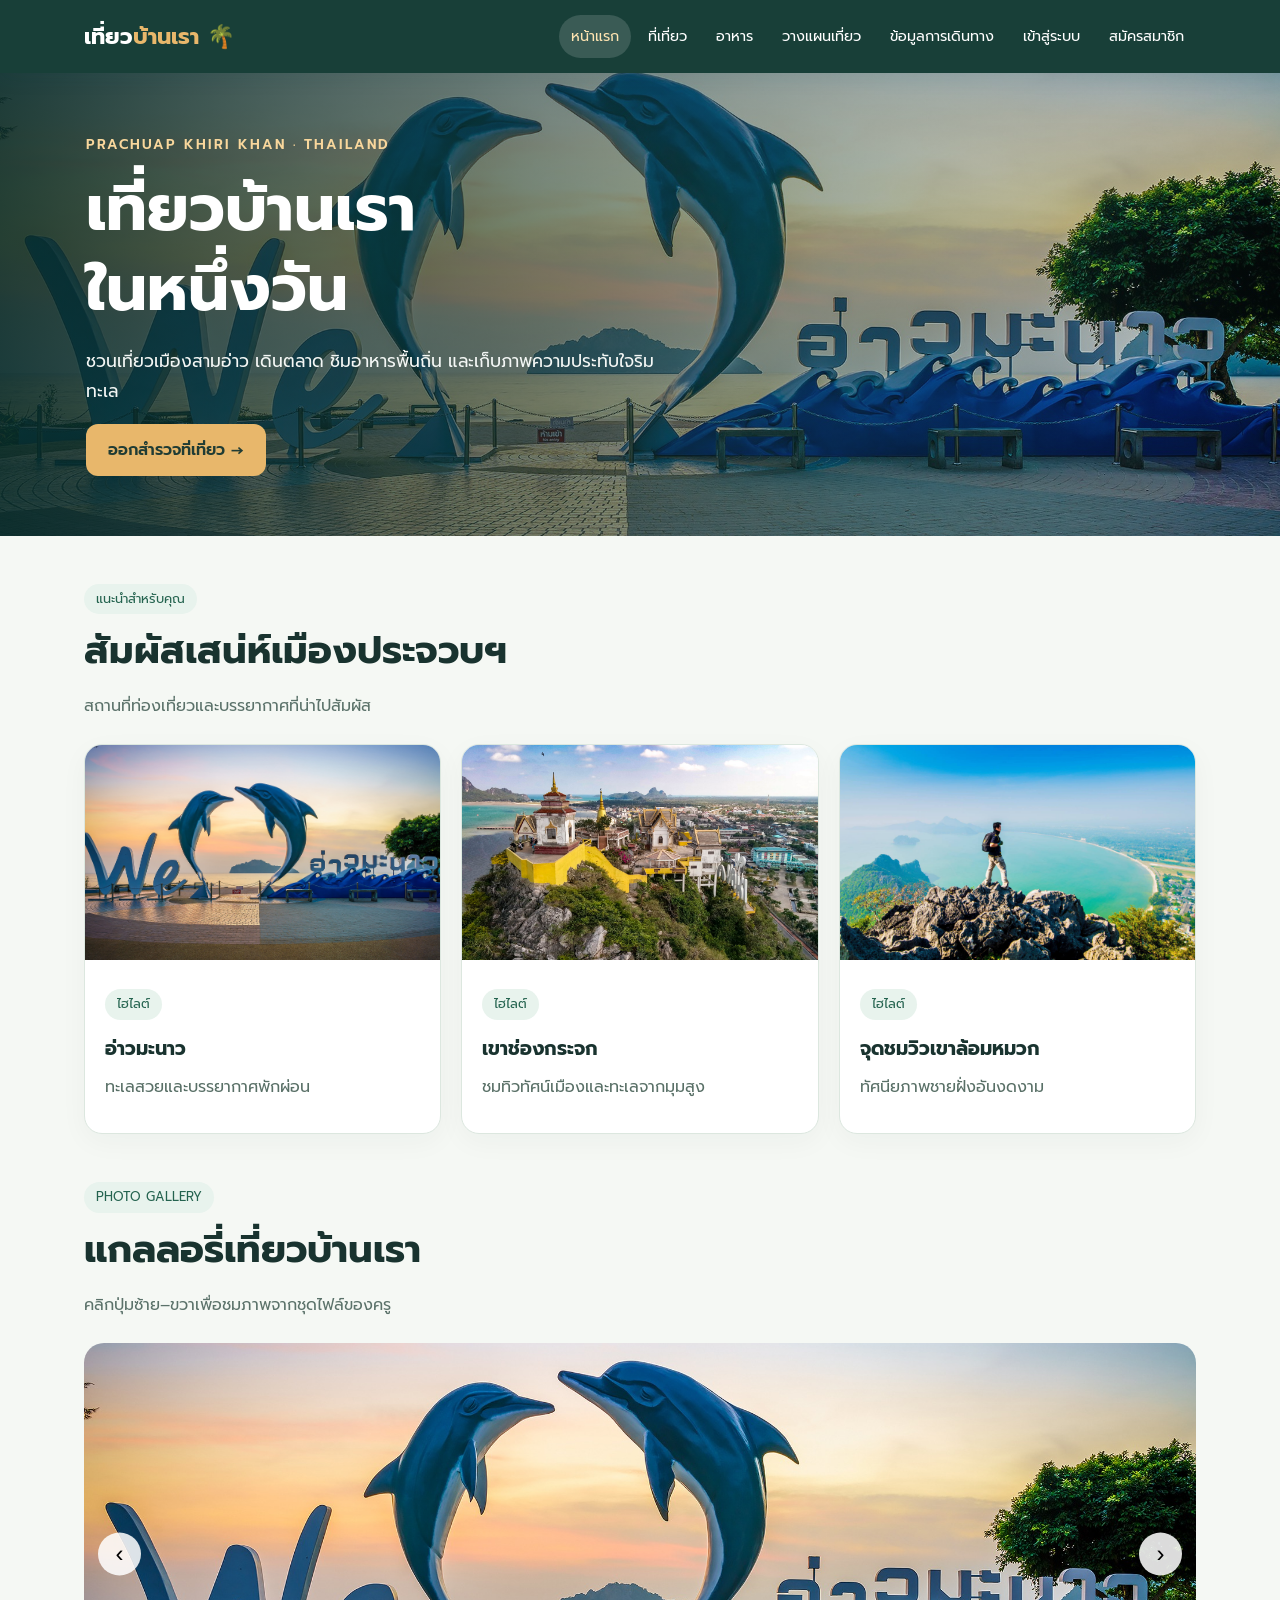
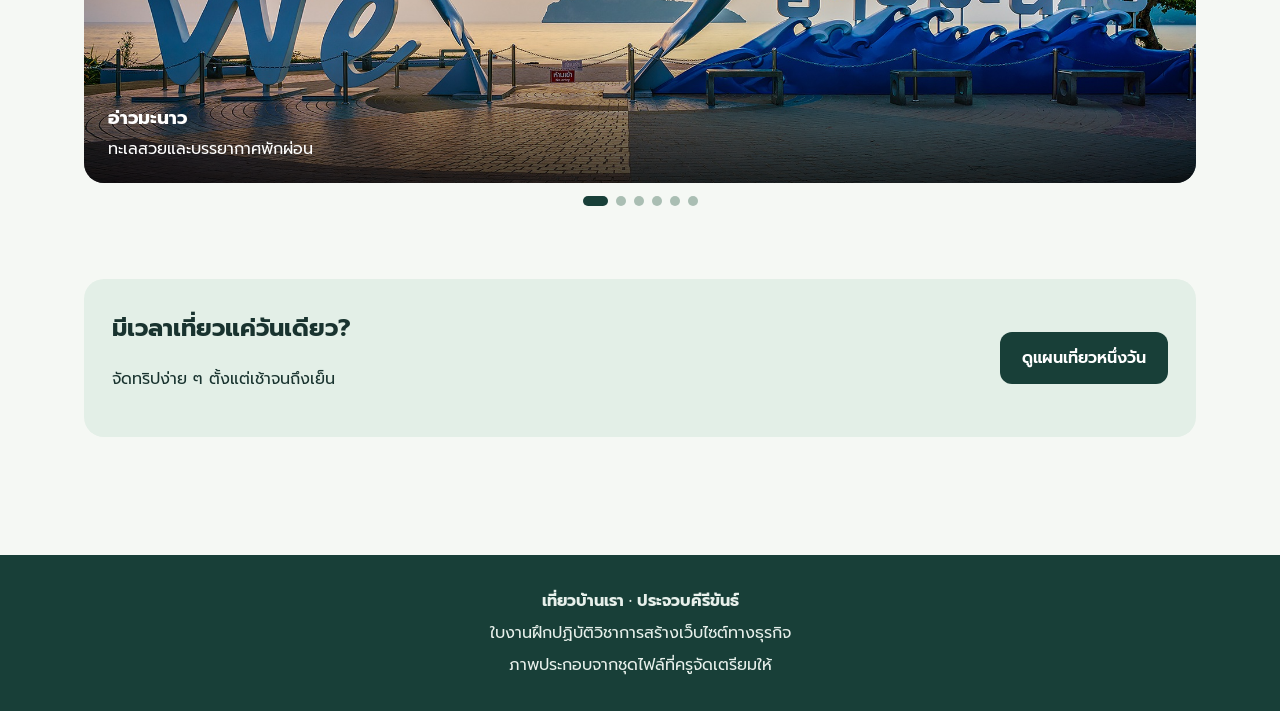
<file: index.html>
<!doctype html><html lang="th"><head><meta charset="utf-8"><meta name="viewport" content="width=device-width, initial-scale=1"><meta name="description" content="เที่ยวบ้านเรา แนะนำที่เที่ยว อาหาร และแผนเดินทางในจังหวัดประจวบคีรีขันธ์"><title>หน้าแรก | เที่ยวบ้านเรา</title><link rel="stylesheet" href="style.css"></head><body><header><div class="head"><a class="logo" href="index.html">เที่ยว<span>บ้านเรา</span> 🌴</a><nav aria-label="เมนูหลัก"><a href="index.html" aria-current="page">หน้าแรก</a><a href="places.html">ที่เที่ยว</a><a href="food.html">อาหาร</a><a href="plan.html">วางแผนเที่ยว</a><a href="travel.html">ข้อมูลการเดินทาง</a><a href="login.html">เข้าสู่ระบบ</a><a href="register.html">สมัครสมาชิก</a></nav></div></header><section class="hero"><div class="hero-inner"><div class="eyebrow">PRACHUAP KHIRI KHAN · THAILAND</div><h1>เที่ยวบ้านเรา<br>ในหนึ่งวัน</h1><p>ชวนเที่ยวเมืองสามอ่าว เดินตลาด ชิมอาหารพื้นถิ่น และเก็บภาพความประทับใจริมทะเล</p><a class="btn gold" href="places.html">ออกสำรวจที่เที่ยว →</a></div></section><main class="wrap"><section class="section-head"><span class="pill">แนะนำสำหรับคุณ</span><h2>สัมผัสเสน่ห์เมืองประจวบฯ</h2><p class="muted">สถานที่ท่องเที่ยวและบรรยากาศที่น่าไปสัมผัส</p></section><div class="grid"><article class="card"><img src="images/aomanow.jpg" alt="อ่าวมะนาว" loading="lazy"><div class="card-body"><span class="pill">ไฮไลต์</span><h2>อ่าวมะนาว</h2><p>ทะเลสวยและบรรยากาศพักผ่อน</p></div></article><article class="card"><img src="images/Kaow.jpg" alt="เขาช่องกระจก" loading="lazy"><div class="card-body"><span class="pill">ไฮไลต์</span><h2>เขาช่องกระจก</h2><p>ชมทิวทัศน์เมืองและทะเลจากมุมสูง</p></div></article><article class="card"><img src="images/KLM.jpg" alt="จุดชมวิวเขาล้อมหมวก" loading="lazy"><div class="card-body"><span class="pill">ไฮไลต์</span><h2>จุดชมวิวเขาล้อมหมวก</h2><p>ทัศนียภาพชายฝั่งอันงดงาม</p></div></article></div><section class="wrap" style="padding-left:0;padding-right:0"><div class="section-head"><span class="pill">PHOTO GALLERY</span><h2>แกลลอรี่เที่ยวบ้านเรา</h2><p class="muted">คลิกปุ่มซ้าย–ขวาเพื่อชมภาพจากชุดไฟล์ของครู</p></div><div class="gallery" aria-label="แกลลอรี่รูปภาพ"><img id="slide-photo" src="images/aomanow.jpg" alt="อ่าวมะนาว"><div class="shade"><h3 id="slide-title">อ่าวมะนาว</h3><div id="slide-desc">ทะเลสวยและบรรยากาศพักผ่อน</div></div><button id="prev" class="prev" aria-label="ภาพก่อนหน้า">‹</button><button id="next" class="next" aria-label="ภาพถัดไป">›</button></div><div class="dots" id="gallery-dots" aria-label="เลือกภาพ"></div></section><div class="banner"><div><h2>มีเวลาเที่ยวแค่วันเดียว?</h2><p>จัดทริปง่าย ๆ ตั้งแต่เช้าจนถึงเย็น</p></div><a class="btn" href="plan.html">ดูแผนเที่ยวหนึ่งวัน</a></div></main><footer><p><strong>เที่ยวบ้านเรา · ประจวบคีรีขันธ์</strong></p><p>ใบงานฝึกปฏิบัติวิชาการสร้างเว็บไซต์ทางธุรกิจ</p><p>ภาพประกอบจากชุดไฟล์ที่ครูจัดเตรียมให้</p></footer><script>const slides=[{src:'images/aomanow.jpg',title:'อ่าวมะนาว',desc:'ทะเลสวยและบรรยากาศพักผ่อน'},{src:'images/Kaow.jpg',title:'เขาช่องกระจก',desc:'ชมทิวทัศน์เมืองและทะเลจากมุมสูง'},{src:'images/KLM.jpg',title:'จุดชมวิวเขาล้อมหมวก',desc:'ทัศนียภาพชายฝั่งอันงดงาม'},{src:'images/lukmuang.jpg',title:'ศาลหลักเมือง',desc:'สถานที่สำคัญคู่เมืองประจวบคีรีขันธ์'},{src:'images/market1.jpg',title:'ตลาดและของฝาก',desc:'เลือกซื้อสินค้าพื้นถิ่น'},{src:'images/sapanpla.jpg',title:'สะพานสราญวิถี',desc:'เดินเล่นริมทะเลช่วงเย็น'}];let current=0;const photo=document.getElementById('slide-photo'),title=document.getElementById('slide-title'),desc=document.getElementById('slide-desc'),dots=document.getElementById('gallery-dots');function show(n){current=(n+slides.length)%slides.length;const s=slides[current];photo.src=s.src;photo.alt=s.title;title.textContent=s.title;desc.textContent=s.desc;dots.innerHTML='';slides.forEach((_,i)=>{const b=document.createElement('button');b.type='button';b.setAttribute('aria-label','แสดงภาพที่ '+(i+1));b.className=i===current?'active':'';b.addEventListener('click',()=>show(i));dots.appendChild(b)})}document.getElementById('prev').addEventListener('click',()=>show(current-1));document.getElementById('next').addEventListener('click',()=>show(current+1));show(0);</script><script src="auth.js"></script></body></html>
</file>
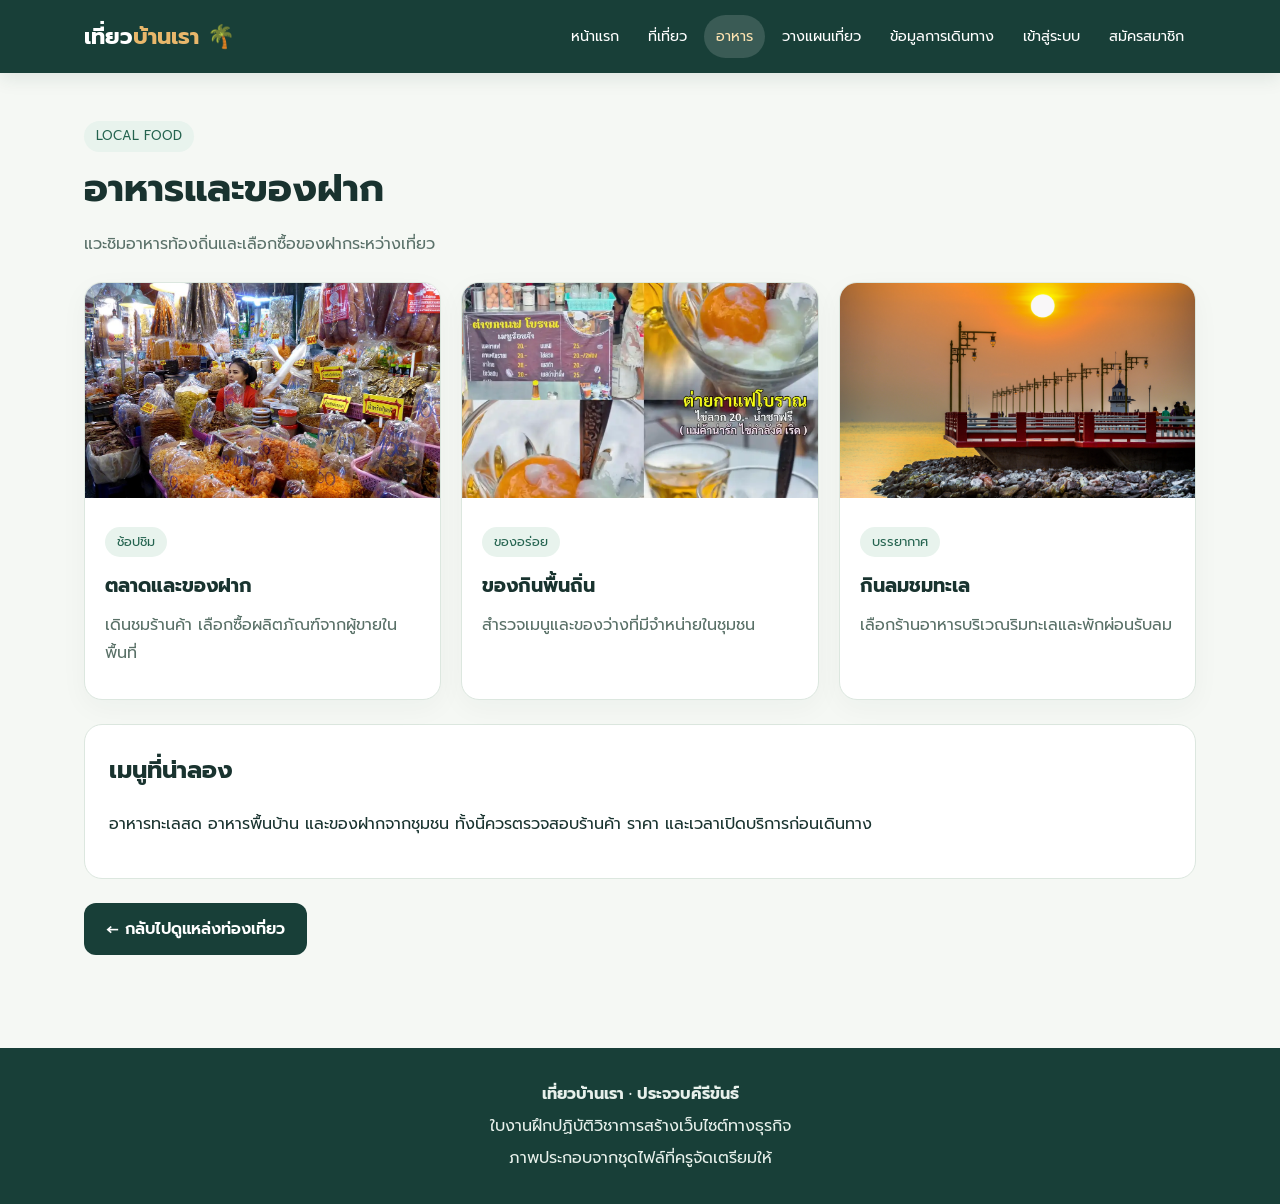
<file: food.html>
<!doctype html><html lang="th"><head><meta charset="utf-8"><meta name="viewport" content="width=device-width, initial-scale=1"><meta name="description" content="เที่ยวบ้านเรา แนะนำที่เที่ยว อาหาร และแผนเดินทางในจังหวัดประจวบคีรีขันธ์"><title>อาหาร | เที่ยวบ้านเรา</title><link rel="stylesheet" href="style.css"></head><body><header><div class="head"><a class="logo" href="index.html">เที่ยว<span>บ้านเรา</span> 🌴</a><nav aria-label="เมนูหลัก"><a href="index.html">หน้าแรก</a><a href="places.html">ที่เที่ยว</a><a href="food.html" aria-current="page">อาหาร</a><a href="plan.html">วางแผนเที่ยว</a><a href="travel.html">ข้อมูลการเดินทาง</a><a href="login.html">เข้าสู่ระบบ</a><a href="register.html">สมัครสมาชิก</a></nav></div></header><main class="wrap"><div class="section-head"><span class="pill">LOCAL FOOD</span><h1>อาหารและของฝาก</h1><p class="muted">แวะชิมอาหารท้องถิ่นและเลือกซื้อของฝากระหว่างเที่ยว</p></div><div class="grid"><article class="card"><img src="images/market1.jpg" alt="ตลาดและของฝาก" loading="lazy"><div class="card-body"><span class="pill">ช้อปชิม</span><h2>ตลาดและของฝาก</h2><p>เดินชมร้านค้า เลือกซื้อผลิตภัณฑ์จากผู้ขายในพื้นที่</p></div></article><article class="card"><img src="images/pic2.png" alt="ของกินพื้นถิ่น" loading="lazy"><div class="card-body"><span class="pill">ของอร่อย</span><h2>ของกินพื้นถิ่น</h2><p>สำรวจเมนูและของว่างที่มีจำหน่ายในชุมชน</p></div></article><article class="card"><img src="images/sapanpla.jpg" alt="กินลมชมทะเล" loading="lazy"><div class="card-body"><span class="pill">บรรยากาศ</span><h2>กินลมชมทะเล</h2><p>เลือกร้านอาหารบริเวณริมทะเลและพักผ่อนรับลม</p></div></article></div><div class="info" style="margin-top:24px"><h2>เมนูที่น่าลอง</h2><p>อาหารทะเลสด อาหารพื้นบ้าน และของฝากจากชุมชน ทั้งนี้ควรตรวจสอบร้านค้า ราคา และเวลาเปิดบริการก่อนเดินทาง</p></div><a class="btn back" href="places.html">← กลับไปดูแหล่งท่องเที่ยว</a></main><footer><p><strong>เที่ยวบ้านเรา · ประจวบคีรีขันธ์</strong></p><p>ใบงานฝึกปฏิบัติวิชาการสร้างเว็บไซต์ทางธุรกิจ</p><p>ภาพประกอบจากชุดไฟล์ที่ครูจัดเตรียมให้</p></footer><script src="auth.js"></script></body></html>
</file>
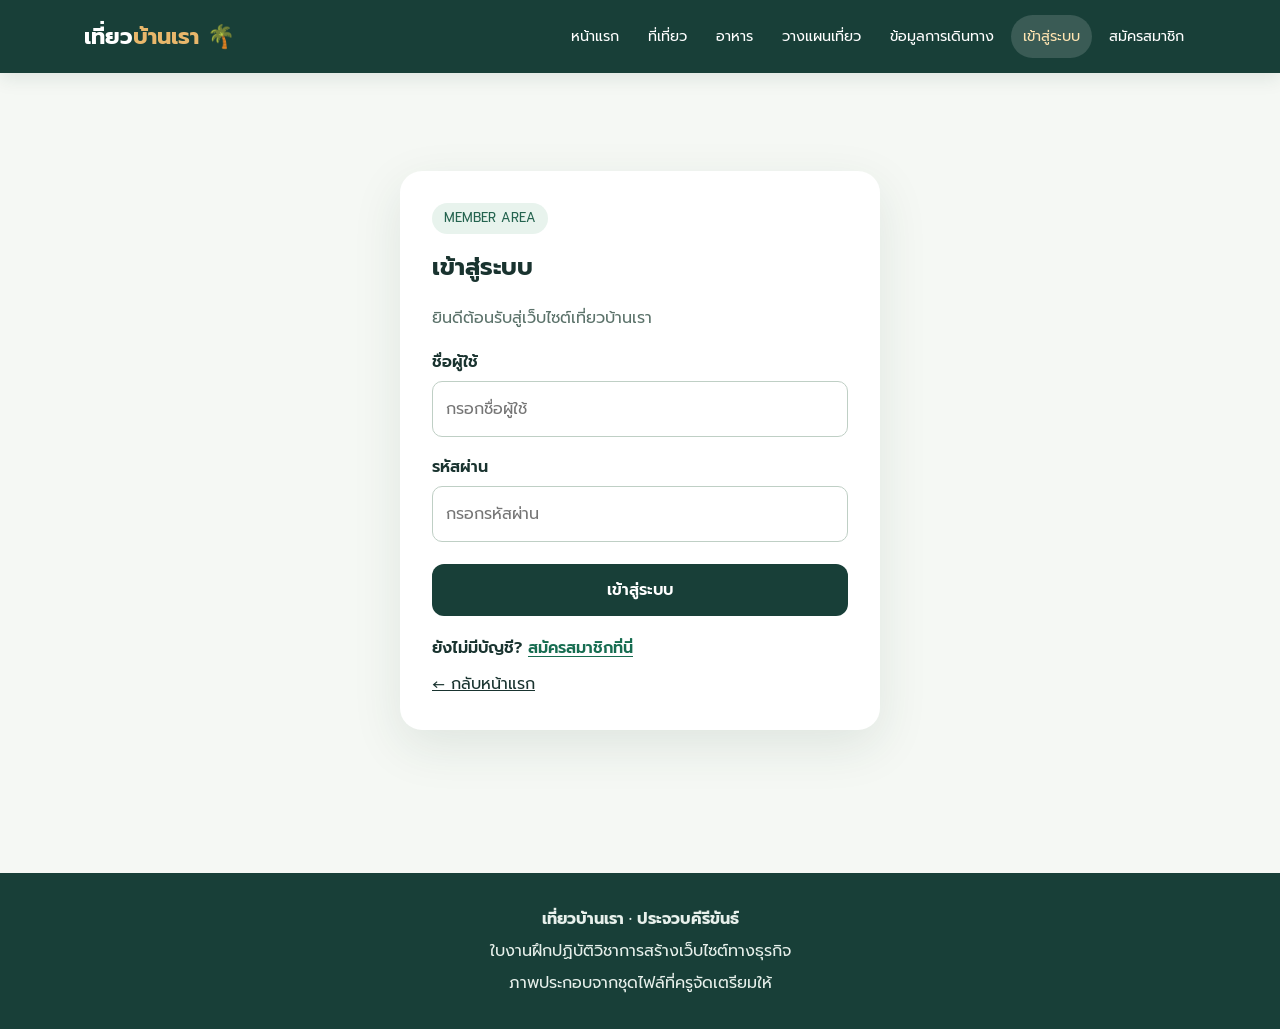
<file: login.html>
<!doctype html><html lang="th"><head><meta charset="utf-8"><meta name="viewport" content="width=device-width, initial-scale=1"><meta name="description" content="เที่ยวบ้านเรา แนะนำที่เที่ยว อาหาร และแผนเดินทางในจังหวัดประจวบคีรีขันธ์"><title>เข้าสู่ระบบ | เที่ยวบ้านเรา</title><link rel="stylesheet" href="style.css"></head><body><header><div class="head"><a class="logo" href="index.html">เที่ยว<span>บ้านเรา</span> 🌴</a><nav aria-label="เมนูหลัก"><a href="index.html">หน้าแรก</a><a href="places.html">ที่เที่ยว</a><a href="food.html">อาหาร</a><a href="plan.html">วางแผนเที่ยว</a><a href="travel.html">ข้อมูลการเดินทาง</a><a href="login.html" aria-current="page">เข้าสู่ระบบ</a><a href="register.html">สมัครสมาชิก</a></nav></div></header><main class="wrap"><section class="formbox"><span class="pill">MEMBER AREA</span><h1>เข้าสู่ระบบ</h1><p class="muted">ยินดีต้อนรับสู่เว็บไซต์เที่ยวบ้านเรา</p><form id="login-form"><label class="field" for="username">ชื่อผู้ใช้</label><input id="username" name="username" autocomplete="username" placeholder="กรอกชื่อผู้ใช้" required minlength="3"><label class="field" for="password">รหัสผ่าน</label><input id="password" name="password" type="password" autocomplete="current-password" placeholder="กรอกรหัสผ่าน" required><button class="btn" type="submit">เข้าสู่ระบบ</button><div id="feedback" class="feedback" role="status" aria-live="polite"></div></form><p class="small-link">ยังไม่มีบัญชี? <a href="register.html">สมัครสมาชิกที่นี่</a></p><a href="index.html">← กลับหน้าแรก</a></section></main><footer><p><strong>เที่ยวบ้านเรา · ประจวบคีรีขันธ์</strong></p><p>ใบงานฝึกปฏิบัติวิชาการสร้างเว็บไซต์ทางธุรกิจ</p><p>ภาพประกอบจากชุดไฟล์ที่ครูจัดเตรียมให้</p></footer><script src="auth.js"></script></body></html>
</file>
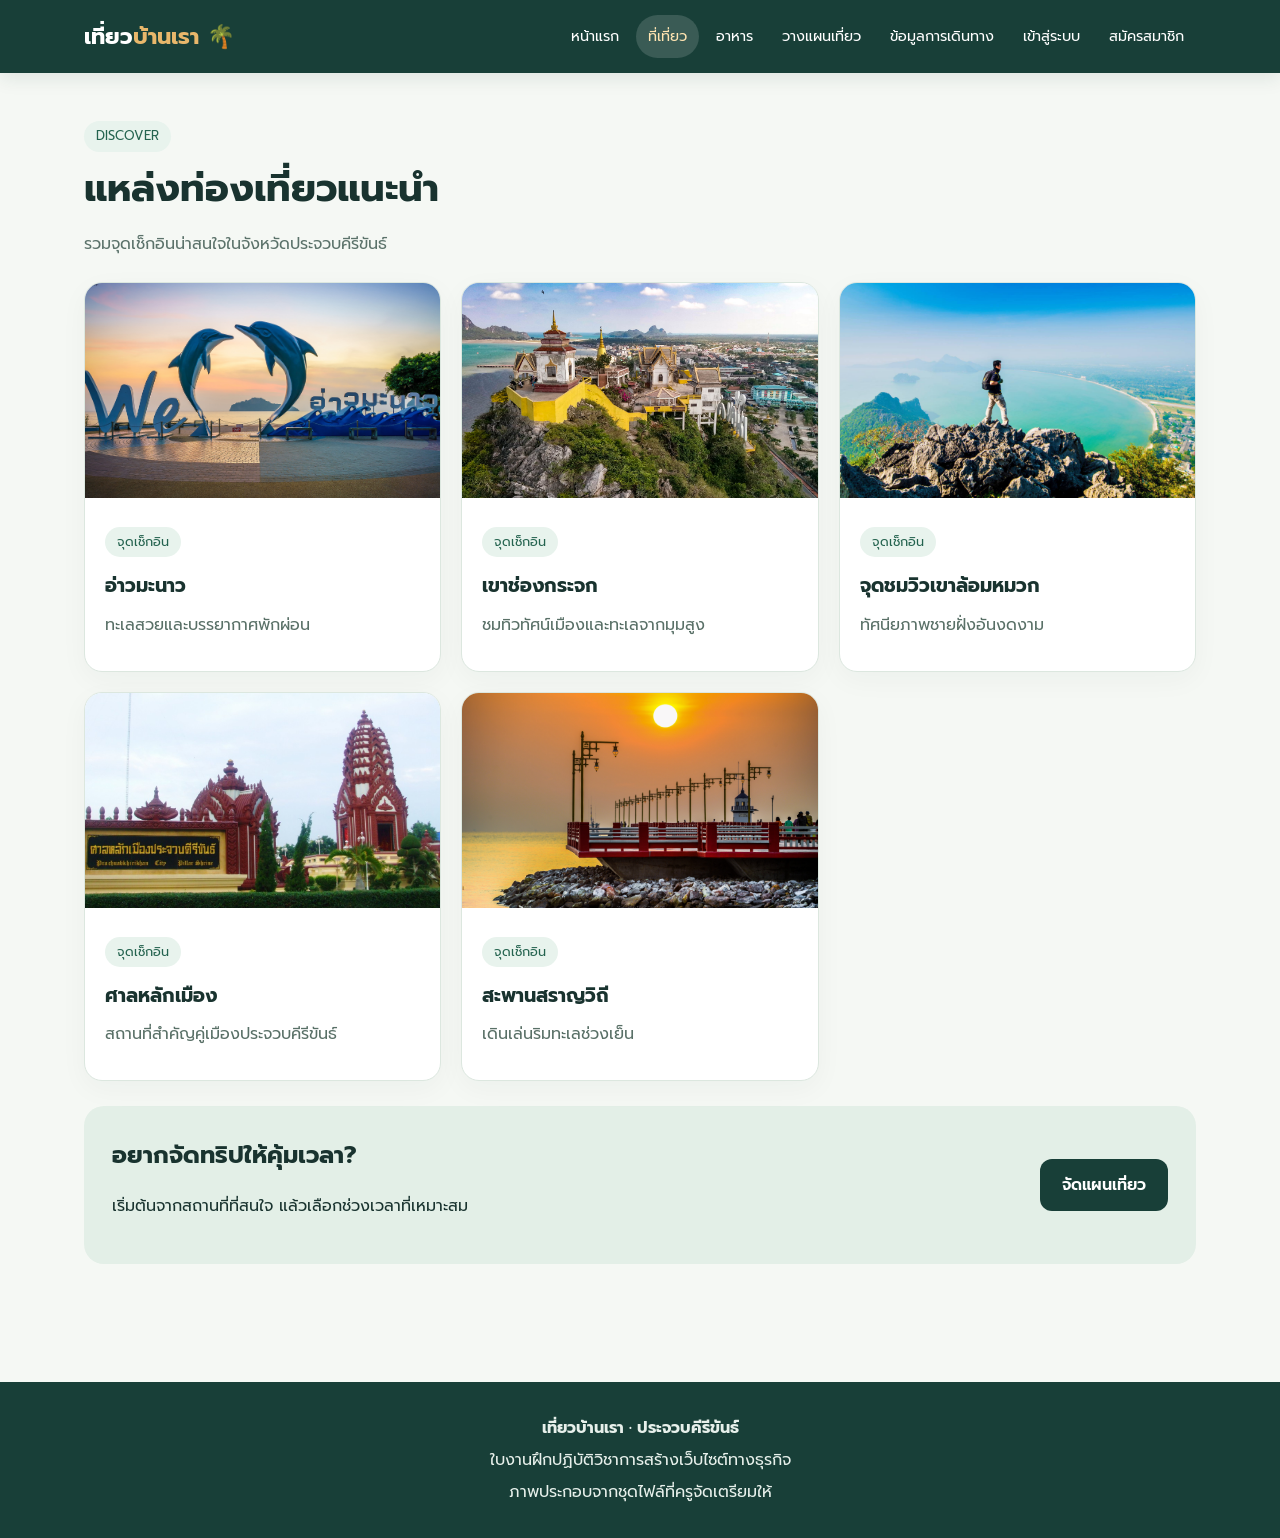
<file: places.html>
<!doctype html><html lang="th"><head><meta charset="utf-8"><meta name="viewport" content="width=device-width, initial-scale=1"><meta name="description" content="เที่ยวบ้านเรา แนะนำที่เที่ยว อาหาร และแผนเดินทางในจังหวัดประจวบคีรีขันธ์"><title>ที่เที่ยว | เที่ยวบ้านเรา</title><link rel="stylesheet" href="style.css"></head><body><header><div class="head"><a class="logo" href="index.html">เที่ยว<span>บ้านเรา</span> 🌴</a><nav aria-label="เมนูหลัก"><a href="index.html">หน้าแรก</a><a href="places.html" aria-current="page">ที่เที่ยว</a><a href="food.html">อาหาร</a><a href="plan.html">วางแผนเที่ยว</a><a href="travel.html">ข้อมูลการเดินทาง</a><a href="login.html">เข้าสู่ระบบ</a><a href="register.html">สมัครสมาชิก</a></nav></div></header><main class="wrap"><div class="section-head"><span class="pill">DISCOVER</span><h1>แหล่งท่องเที่ยวแนะนำ</h1><p class="muted">รวมจุดเช็กอินน่าสนใจในจังหวัดประจวบคีรีขันธ์</p></div><div class="grid"><article class="card"><img src="images/aomanow.jpg" alt="อ่าวมะนาว" loading="lazy"><div class="card-body"><span class="pill">จุดเช็กอิน</span><h2>อ่าวมะนาว</h2><p>ทะเลสวยและบรรยากาศพักผ่อน</p></div></article><article class="card"><img src="images/Kaow.jpg" alt="เขาช่องกระจก" loading="lazy"><div class="card-body"><span class="pill">จุดเช็กอิน</span><h2>เขาช่องกระจก</h2><p>ชมทิวทัศน์เมืองและทะเลจากมุมสูง</p></div></article><article class="card"><img src="images/KLM.jpg" alt="จุดชมวิวเขาล้อมหมวก" loading="lazy"><div class="card-body"><span class="pill">จุดเช็กอิน</span><h2>จุดชมวิวเขาล้อมหมวก</h2><p>ทัศนียภาพชายฝั่งอันงดงาม</p></div></article><article class="card"><img src="images/lukmuang.jpg" alt="ศาลหลักเมือง" loading="lazy"><div class="card-body"><span class="pill">จุดเช็กอิน</span><h2>ศาลหลักเมือง</h2><p>สถานที่สำคัญคู่เมืองประจวบคีรีขันธ์</p></div></article><article class="card"><img src="images/sapanpla.jpg" alt="สะพานสราญวิถี" loading="lazy"><div class="card-body"><span class="pill">จุดเช็กอิน</span><h2>สะพานสราญวิถี</h2><p>เดินเล่นริมทะเลช่วงเย็น</p></div></article></div><div class="banner"><div><h2>อยากจัดทริปให้คุ้มเวลา?</h2><p>เริ่มต้นจากสถานที่ที่สนใจ แล้วเลือกช่วงเวลาที่เหมาะสม</p></div><a class="btn" href="plan.html">จัดแผนเที่ยว</a></div></main><footer><p><strong>เที่ยวบ้านเรา · ประจวบคีรีขันธ์</strong></p><p>ใบงานฝึกปฏิบัติวิชาการสร้างเว็บไซต์ทางธุรกิจ</p><p>ภาพประกอบจากชุดไฟล์ที่ครูจัดเตรียมให้</p></footer><script src="auth.js"></script></body></html>
</file>
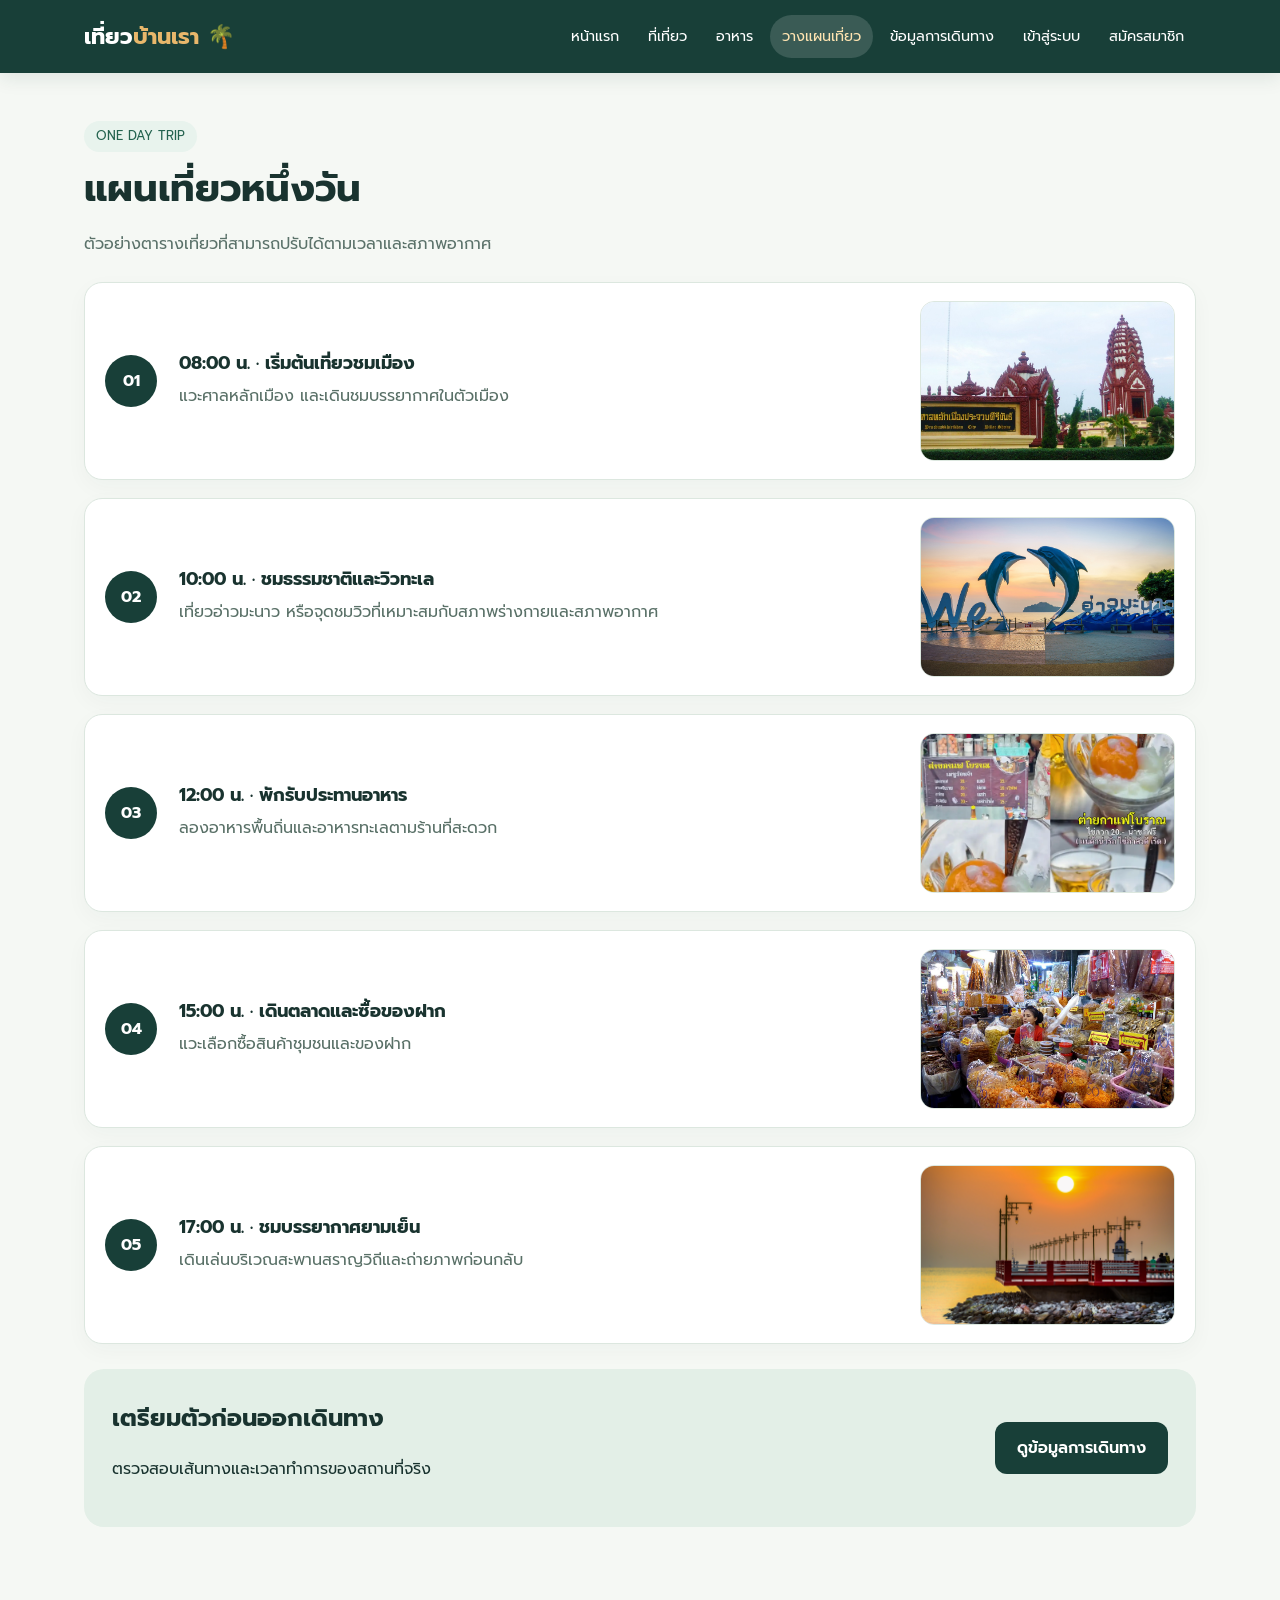
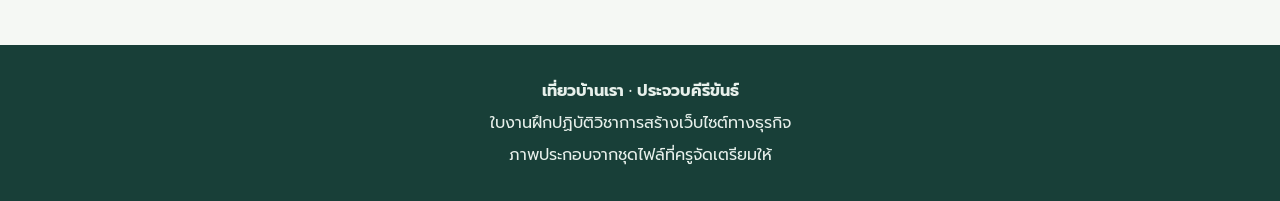
<file: plan.html>
<!doctype html><html lang="th"><head><meta charset="utf-8"><meta name="viewport" content="width=device-width, initial-scale=1"><meta name="description" content="เที่ยวบ้านเรา แนะนำที่เที่ยว อาหาร และแผนเดินทางในจังหวัดประจวบคีรีขันธ์"><title>วางแผนเที่ยว | เที่ยวบ้านเรา</title><link rel="stylesheet" href="style.css"></head><body><header><div class="head"><a class="logo" href="index.html">เที่ยว<span>บ้านเรา</span> 🌴</a><nav aria-label="เมนูหลัก"><a href="index.html">หน้าแรก</a><a href="places.html">ที่เที่ยว</a><a href="food.html">อาหาร</a><a href="plan.html" aria-current="page">วางแผนเที่ยว</a><a href="travel.html">ข้อมูลการเดินทาง</a><a href="login.html">เข้าสู่ระบบ</a><a href="register.html">สมัครสมาชิก</a></nav></div></header><main class="wrap"><div class="section-head"><span class="pill">ONE DAY TRIP</span><h1>แผนเที่ยวหนึ่งวัน</h1><p class="muted">ตัวอย่างตารางเที่ยวที่สามารถปรับได้ตามเวลาและสภาพอากาศ</p></div><div class="timeline"><div class="step"><span class="num">01</span><div><h2>08:00 น. · เริ่มต้นเที่ยวชมเมือง</h2><p>แวะศาลหลักเมือง และเดินชมบรรยากาศในตัวเมือง</p></div><img class="step-photo" src="images/lukmuang.jpg" alt="ศาลหลักเมืองประจวบคีรีขันธ์" loading="lazy" width="255" height="160"></div><div class="step"><span class="num">02</span><div><h2>10:00 น. · ชมธรรมชาติและวิวทะเล</h2><p>เที่ยวอ่าวมะนาว หรือจุดชมวิวที่เหมาะสมกับสภาพร่างกายและสภาพอากาศ</p></div><img class="step-photo" src="images/aomanow.jpg" alt="อ่าวมะนาวและทะเลประจวบคีรีขันธ์" loading="lazy" width="255" height="160"></div><div class="step"><span class="num">03</span><div><h2>12:00 น. · พักรับประทานอาหาร</h2><p>ลองอาหารพื้นถิ่นและอาหารทะเลตามร้านที่สะดวก</p></div><img class="step-photo" src="images/pic2.png" alt="อาหารท้องถิ่นและเครื่องดื่ม" loading="lazy" width="255" height="160"></div><div class="step"><span class="num">04</span><div><h2>15:00 น. · เดินตลาดและซื้อของฝาก</h2><p>แวะเลือกซื้อสินค้าชุมชนและของฝาก</p></div><img class="step-photo" src="images/market1.jpg" alt="ตลาดของฝากและสินค้าชุมชน" loading="lazy" width="255" height="160"></div><div class="step"><span class="num">05</span><div><h2>17:00 น. · ชมบรรยากาศยามเย็น</h2><p>เดินเล่นบริเวณสะพานสราญวิถีและถ่ายภาพก่อนกลับ</p></div><img class="step-photo" src="images/sapanpla.jpg" alt="บรรยากาศสะพานสราญวิถียามเย็น" loading="lazy" width="255" height="160"></div></div><div class="banner"><div><h2>เตรียมตัวก่อนออกเดินทาง</h2><p>ตรวจสอบเส้นทางและเวลาทำการของสถานที่จริง</p></div><a class="btn" href="travel.html">ดูข้อมูลการเดินทาง</a></div></main><footer><p><strong>เที่ยวบ้านเรา · ประจวบคีรีขันธ์</strong></p><p>ใบงานฝึกปฏิบัติวิชาการสร้างเว็บไซต์ทางธุรกิจ</p><p>ภาพประกอบจากชุดไฟล์ที่ครูจัดเตรียมให้</p></footer><script src="auth.js"></script></body></html>
</file>
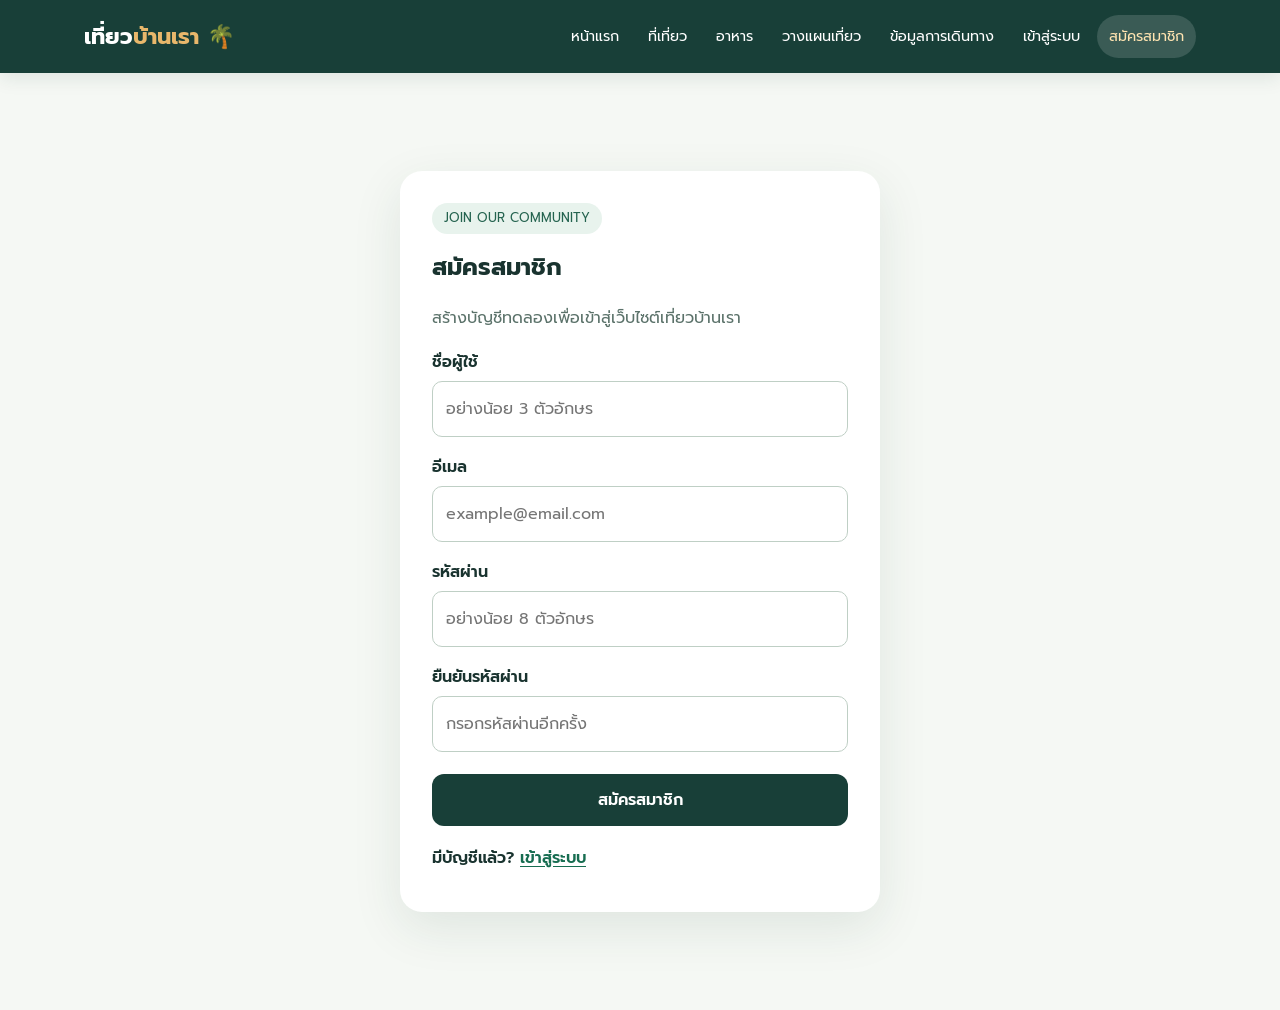
<file: register.html>
<!doctype html><html lang="th"><head><meta charset="utf-8"><meta name="viewport" content="width=device-width, initial-scale=1"><meta name="description" content="เที่ยวบ้านเรา แนะนำที่เที่ยว อาหาร และแผนเดินทางในจังหวัดประจวบคีรีขันธ์"><title>สมัครสมาชิก | เที่ยวบ้านเรา</title><link rel="stylesheet" href="style.css"></head><body><header><div class="head"><a class="logo" href="index.html">เที่ยว<span>บ้านเรา</span> 🌴</a><nav aria-label="เมนูหลัก"><a href="index.html">หน้าแรก</a><a href="places.html">ที่เที่ยว</a><a href="food.html">อาหาร</a><a href="plan.html">วางแผนเที่ยว</a><a href="travel.html">ข้อมูลการเดินทาง</a><a href="login.html">เข้าสู่ระบบ</a><a href="register.html" aria-current="page">สมัครสมาชิก</a></nav></div></header><main class="wrap"><section class="formbox"><span class="pill">JOIN OUR COMMUNITY</span><h1>สมัครสมาชิก</h1><p class="muted">สร้างบัญชีทดลองเพื่อเข้าสู่เว็บไซต์เที่ยวบ้านเรา</p><form id="register-form"><label class="field" for="reg-username">ชื่อผู้ใช้</label><input id="reg-username" name="username" autocomplete="username" placeholder="อย่างน้อย 3 ตัวอักษร" minlength="3" maxlength="30" pattern="[A-Za-z0-9_]{3,30}" title="ใช้ตัวอักษรภาษาอังกฤษ ตัวเลข และ _ เท่านั้น" required><label class="field" for="reg-email">อีเมล</label><input id="reg-email" name="email" type="email" autocomplete="email" placeholder="example@email.com" required><label class="field" for="reg-password">รหัสผ่าน</label><input id="reg-password" name="password" type="password" autocomplete="new-password" placeholder="อย่างน้อย 8 ตัวอักษร" minlength="8" required><label class="field" for="reg-confirm">ยืนยันรหัสผ่าน</label><input id="reg-confirm" name="confirm-password" type="password" autocomplete="new-password" placeholder="กรอกรหัสผ่านอีกครั้ง" minlength="8" required><button class="btn" type="submit">สมัครสมาชิก</button><div id="feedback" class="feedback" role="status" aria-live="polite"></div></form><p class="small-link">มีบัญชีแล้ว? <a href="login.html">เข้าสู่ระบบ</a></p></footer><script src="auth.js"></script></body></html>
</file>
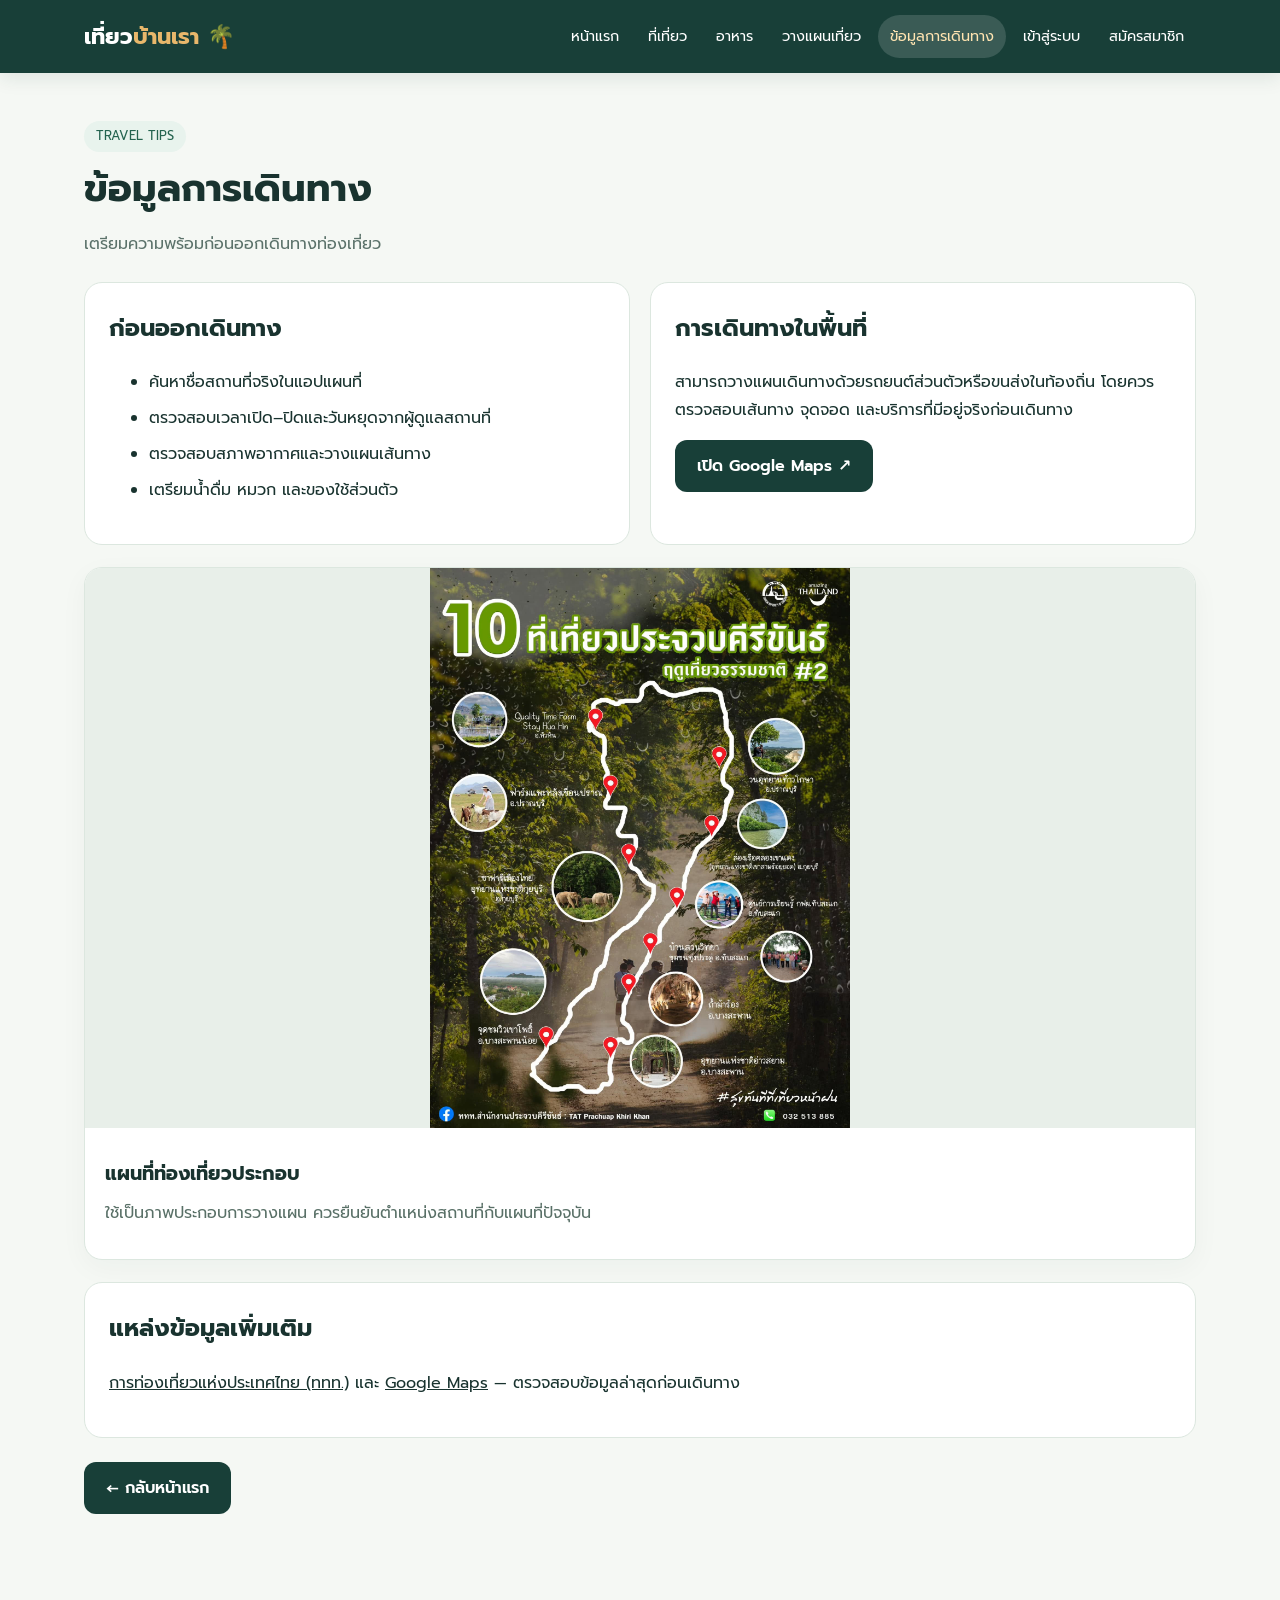
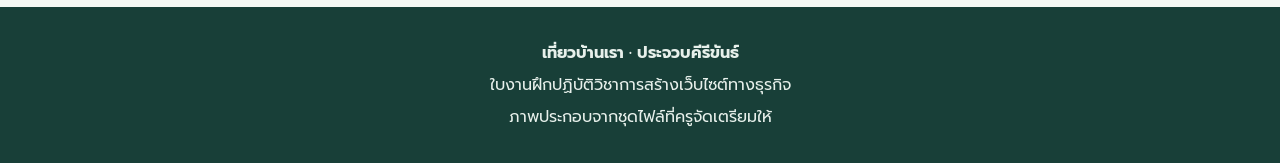
<file: travel.html>
<!doctype html><html lang="th"><head><meta charset="utf-8"><meta name="viewport" content="width=device-width, initial-scale=1"><meta name="description" content="เที่ยวบ้านเรา แนะนำที่เที่ยว อาหาร และแผนเดินทางในจังหวัดประจวบคีรีขันธ์"><title>ข้อมูลการเดินทาง | เที่ยวบ้านเรา</title><link rel="stylesheet" href="style.css"></head><body><header><div class="head"><a class="logo" href="index.html">เที่ยว<span>บ้านเรา</span> 🌴</a><nav aria-label="เมนูหลัก"><a href="index.html">หน้าแรก</a><a href="places.html">ที่เที่ยว</a><a href="food.html">อาหาร</a><a href="plan.html">วางแผนเที่ยว</a><a href="travel.html" aria-current="page">ข้อมูลการเดินทาง</a><a href="login.html">เข้าสู่ระบบ</a><a href="register.html">สมัครสมาชิก</a></nav></div></header><main class="wrap"><div class="section-head"><span class="pill">TRAVEL TIPS</span><h1>ข้อมูลการเดินทาง</h1><p class="muted">เตรียมความพร้อมก่อนออกเดินทางท่องเที่ยว</p></div><div class="two"><section class="info"><h2>ก่อนออกเดินทาง</h2><ul><li>ค้นหาชื่อสถานที่จริงในแอปแผนที่</li><li>ตรวจสอบเวลาเปิด–ปิดและวันหยุดจากผู้ดูแลสถานที่</li><li>ตรวจสอบสภาพอากาศและวางแผนเส้นทาง</li><li>เตรียมน้ำดื่ม หมวก และของใช้ส่วนตัว</li></ul></section><section class="info"><h2>การเดินทางในพื้นที่</h2><p>สามารถวางแผนเดินทางด้วยรถยนต์ส่วนตัวหรือขนส่งในท้องถิ่น โดยควรตรวจสอบเส้นทาง จุดจอด และบริการที่มีอยู่จริงก่อนเดินทาง</p><a class="btn" href="https://www.google.com/maps/search/?api=1&query=%E0%B8%9B%E0%B8%A3%E0%B8%B0%E0%B8%88%E0%B8%A7%E0%B8%9A%E0%B8%84%E0%B8%B5%E0%B8%A3%E0%B8%B5%E0%B8%82%E0%B8%B1%E0%B8%99%E0%B8%98%E0%B9%8C" target="_blank" rel="noopener noreferrer">เปิด Google Maps ↗</a></section></div><section class="card" style="margin-top:22px"><img src="images/maptravel.jpg" alt="ภาพแผนที่ท่องเที่ยวจากไฟล์ที่ครูให้" style="width:100%;height:auto;max-height:560px;object-fit:contain;background:#e8efe9"><div class="card-body"><h2>แผนที่ท่องเที่ยวประกอบ</h2><p>ใช้เป็นภาพประกอบการวางแผน ควรยืนยันตำแหน่งสถานที่กับแผนที่ปัจจุบัน</p></div></section><div class="info" style="margin-top:22px"><h2>แหล่งข้อมูลเพิ่มเติม</h2><p><a href="https://www.tourismthailand.org/" target="_blank" rel="noopener noreferrer">การท่องเที่ยวแห่งประเทศไทย (ททท.)</a> และ <a href="https://www.google.com/maps" target="_blank" rel="noopener noreferrer">Google Maps</a> — ตรวจสอบข้อมูลล่าสุดก่อนเดินทาง</p></div><a class="btn back" href="index.html">← กลับหน้าแรก</a></main><footer><p><strong>เที่ยวบ้านเรา · ประจวบคีรีขันธ์</strong></p><p>ใบงานฝึกปฏิบัติวิชาการสร้างเว็บไซต์ทางธุรกิจ</p><p>ภาพประกอบจากชุดไฟล์ที่ครูจัดเตรียมให้</p></footer><script src="auth.js"></script></body></html>
</file>
<file: style.css>
@import url('https://fonts.googleapis.com/css2?family=Prompt:wght@400;500;600;700&display=swap');
:root{--green:#183f38;--mint:#d8eee4;--cream:#f5f8f4;--gold:#e8b76b;--ink:#19332f}*{box-sizing:border-box}html{scroll-behavior:smooth}body{margin:0;background:var(--cream);color:var(--ink);font-family:Prompt,system-ui,sans-serif;line-height:1.75}a{color:inherit}header{background:var(--green);color:white;position:sticky;top:0;z-index:10;box-shadow:0 5px 18px #153e351a}.head{max-width:1160px;margin:auto;display:flex;align-items:center;justify-content:space-between;gap:20px;padding:15px 24px}.logo{font-size:1.4rem;font-weight:700;text-decoration:none;white-space:nowrap}.logo span{color:var(--gold)}nav{display:flex;flex-wrap:wrap;gap:5px}nav a{font-size:.9rem;text-decoration:none;padding:9px 12px;border-radius:24px}nav a:hover,nav a[aria-current=page]{background:#ffffff25;color:#ffe4b1}.hero{min-height:460px;display:flex;align-items:center;background:linear-gradient(90deg,#082e2cdd,#103a3977 55%,#103a3922),url('images/aomanow.jpg') center/cover;color:white}.hero-inner{max-width:1160px;width:100%;margin:auto;padding:60px 26px}.eyebrow{letter-spacing:2px;color:#f9d79c;font-size:.85rem;font-weight:600}.hero h1{font-size:clamp(2.3rem,5vw,4.2rem);line-height:1.25;margin:12px 0;max-width:680px}.hero p{max-width:590px;font-size:1.08rem;color:#f4f7f5}.btn{display:inline-block;background:var(--green);color:white;padding:12px 22px;border-radius:12px;text-decoration:none;border:0;font:inherit;font-weight:600;cursor:pointer}.btn:hover{background:#2c6659}.btn.gold{background:var(--gold);color:#203c34}.btn.gold:hover{background:#f5cb8c}.btn.outline{background:transparent;border:1px solid #a3bdb3;color:var(--ink)}.wrap{max-width:1160px;margin:auto;padding:48px 24px}.section-head{margin-bottom:24px}.section-head h1,.section-head h2{font-size:clamp(1.7rem,3vw,2.4rem);line-height:1.3;margin:0 0 10px}.muted{color:#5b726a}.grid{display:grid;grid-template-columns:repeat(3,minmax(0,1fr));gap:20px}.card{background:white;border:1px solid #dce7df;border-radius:18px;overflow:hidden;box-shadow:0 8px 28px #123a2b0a}.card-body{padding:20px}.card h2,.card h3{margin:0 0 8px;font-size:1.2rem}.card p{margin:0 0 12px;color:#597067}.card img{width:100%;height:215px;object-fit:cover}.pill{display:inline-block;border-radius:20px;background:#e8f3ed;color:#24634f;font-size:.8rem;padding:4px 12px;margin-bottom:12px}.banner{background:#e3efe7;border-radius:20px;padding:28px;margin:25px 0;display:flex;align-items:center;justify-content:space-between;gap:20px}.banner h2{margin:0}.gallery{position:relative;overflow:hidden;border-radius:20px;background:#163e37}.gallery img{width:100%;height:440px;object-fit:cover;display:block}.gallery .shade{position:absolute;bottom:0;left:0;right:0;background:linear-gradient(transparent,#000b);color:white;padding:65px 24px 20px}.gallery .shade h3{margin:0}.gallery button{position:absolute;top:48%;transform:translateY(-50%);border:0;border-radius:50%;background:#ffffffdb;width:43px;height:43px;font-size:1.5rem;cursor:pointer}.gallery .prev{left:14px}.gallery .next{right:14px}.dots{display:flex;justify-content:center;gap:8px;margin-top:13px}.dots button{border:0;border-radius:50%;width:10px;height:10px;background:#aabeb3;cursor:pointer;padding:0}.dots button.active{background:var(--green);width:25px;border-radius:12px}.timeline{display:grid;gap:18px}.step{display:flex;gap:20px;align-items:flex-start;background:white;padding:24px;border:1px solid #dce7df;border-radius:18px}.num{flex:0 0 52px;height:52px;display:grid;place-items:center;background:var(--green);color:white;border-radius:50%;font-weight:700}.step h2{margin:0}.step p{margin:6px 0 0;color:#597067}.two{display:grid;grid-template-columns:1fr 1fr;gap:20px}.info{background:white;border-radius:18px;padding:24px;border:1px solid #dce7df}.info h2{margin-top:0}.info li{margin-bottom:8px}.formbox{max-width:480px;margin:50px auto;background:white;padding:32px;border-radius:22px;box-shadow:0 16px 50px #1b46321a}.formbox h1{margin:0}.field{display:block;margin:16px 0 5px;font-weight:600}.formbox input{width:100%;padding:13px;border-radius:10px;border:1px solid #bfcfc5;font:inherit}.formbox button{width:100%;margin-top:22px}.notice{font-size:.85rem;color:#667a70}.feedback{margin-top:15px;font-weight:600}.feedback.error{color:#a43838}.feedback.ok{color:#226747}footer{background:var(--green);color:#e7f0eb;text-align:center;padding:28px 20px;margin-top:45px}footer p{margin:4px}.back{margin-top:24px}img{max-width:100%}@media(max-width:800px){.head{display:block}.logo{display:block;margin-bottom:8px}nav a{padding:7px 9px}.grid{grid-template-columns:repeat(2,minmax(0,1fr))}.gallery img{height:320px}.hero{min-height:400px}.two{grid-template-columns:1fr}}@media(max-width:540px){.grid{grid-template-columns:1fr}.banner{display:block}.banner .btn{margin-top:16px}.gallery img{height:260px}.wrap{padding:32px 17px}.formbox{margin:30px 15px;padding:22px}}
/* ส่วนฟอร์มสมัครสมาชิก */
.small-link{margin:18px 0 8px;font-weight:600}.small-link a{color:#176d51;text-underline-offset:3px}.formbox input:focus-visible{outline:2px solid #2c6659;outline-offset:1px}.formbox .feedback:not(:empty){padding:10px 12px;border-radius:10px;background:#f0f6f2}.formbox .feedback.error{background:#fff0ef}.formbox .feedback.ok{background:#e9f7ee}nav a.auth-logout{color:#ffe4b1}

/* ภาพประกอบในหน้าแผนเที่ยวหนึ่งวัน */
.timeline .step{align-items:center;gap:22px;padding:18px 20px;box-shadow:0 7px 22px #123a2b09}
.timeline .step>div{flex:1;min-width:0}
.timeline .step .step-photo{display:block;width:255px;height:160px;flex:0 0 255px;object-fit:cover;border-radius:14px;border:1px solid #dce7df}
.timeline .step h2{font-size:1.12rem;line-height:1.4}
@media(max-width:760px){.timeline .step{flex-wrap:wrap}.timeline .step .step-photo{width:100%;height:220px;flex-basis:100%;order:3}}
@media(max-width:480px){.timeline .step{gap:12px;padding:16px}.timeline .step .step-photo{height:185px}.timeline .step h2{font-size:1rem}}
</file>
